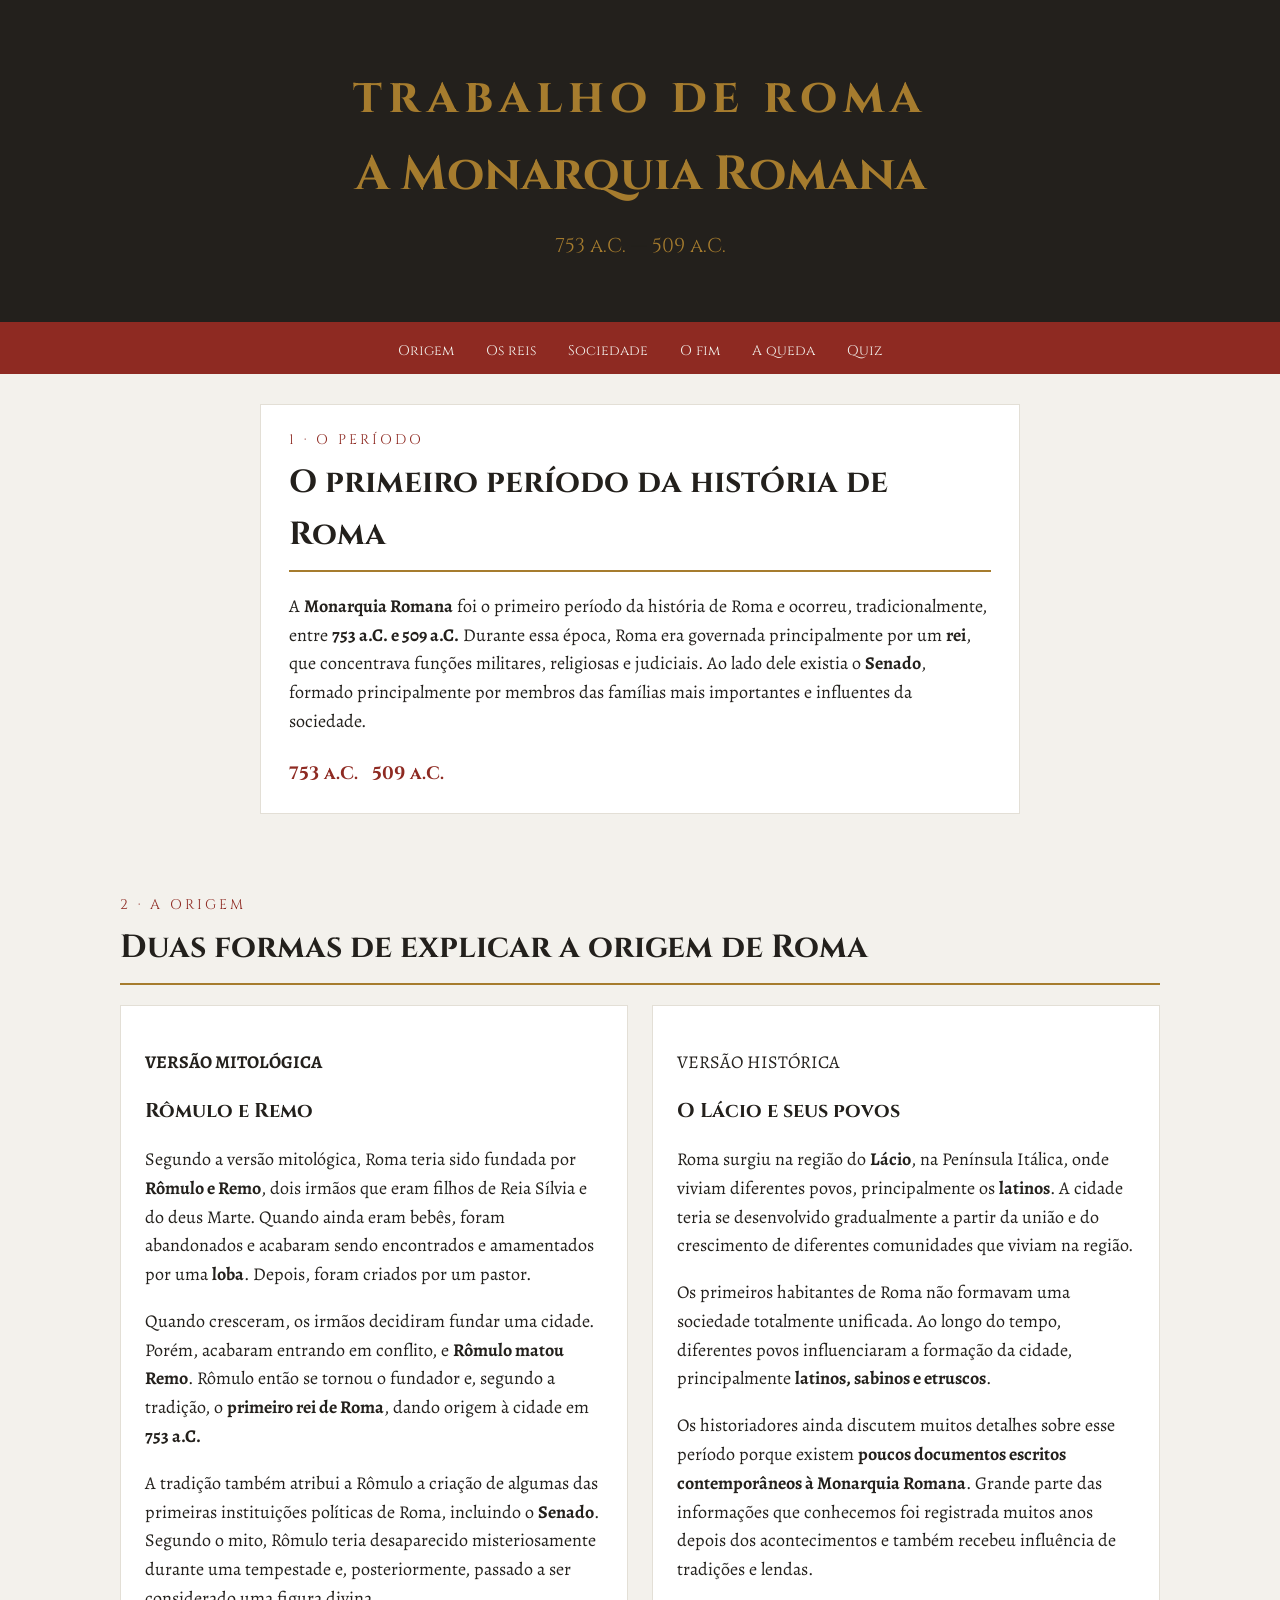
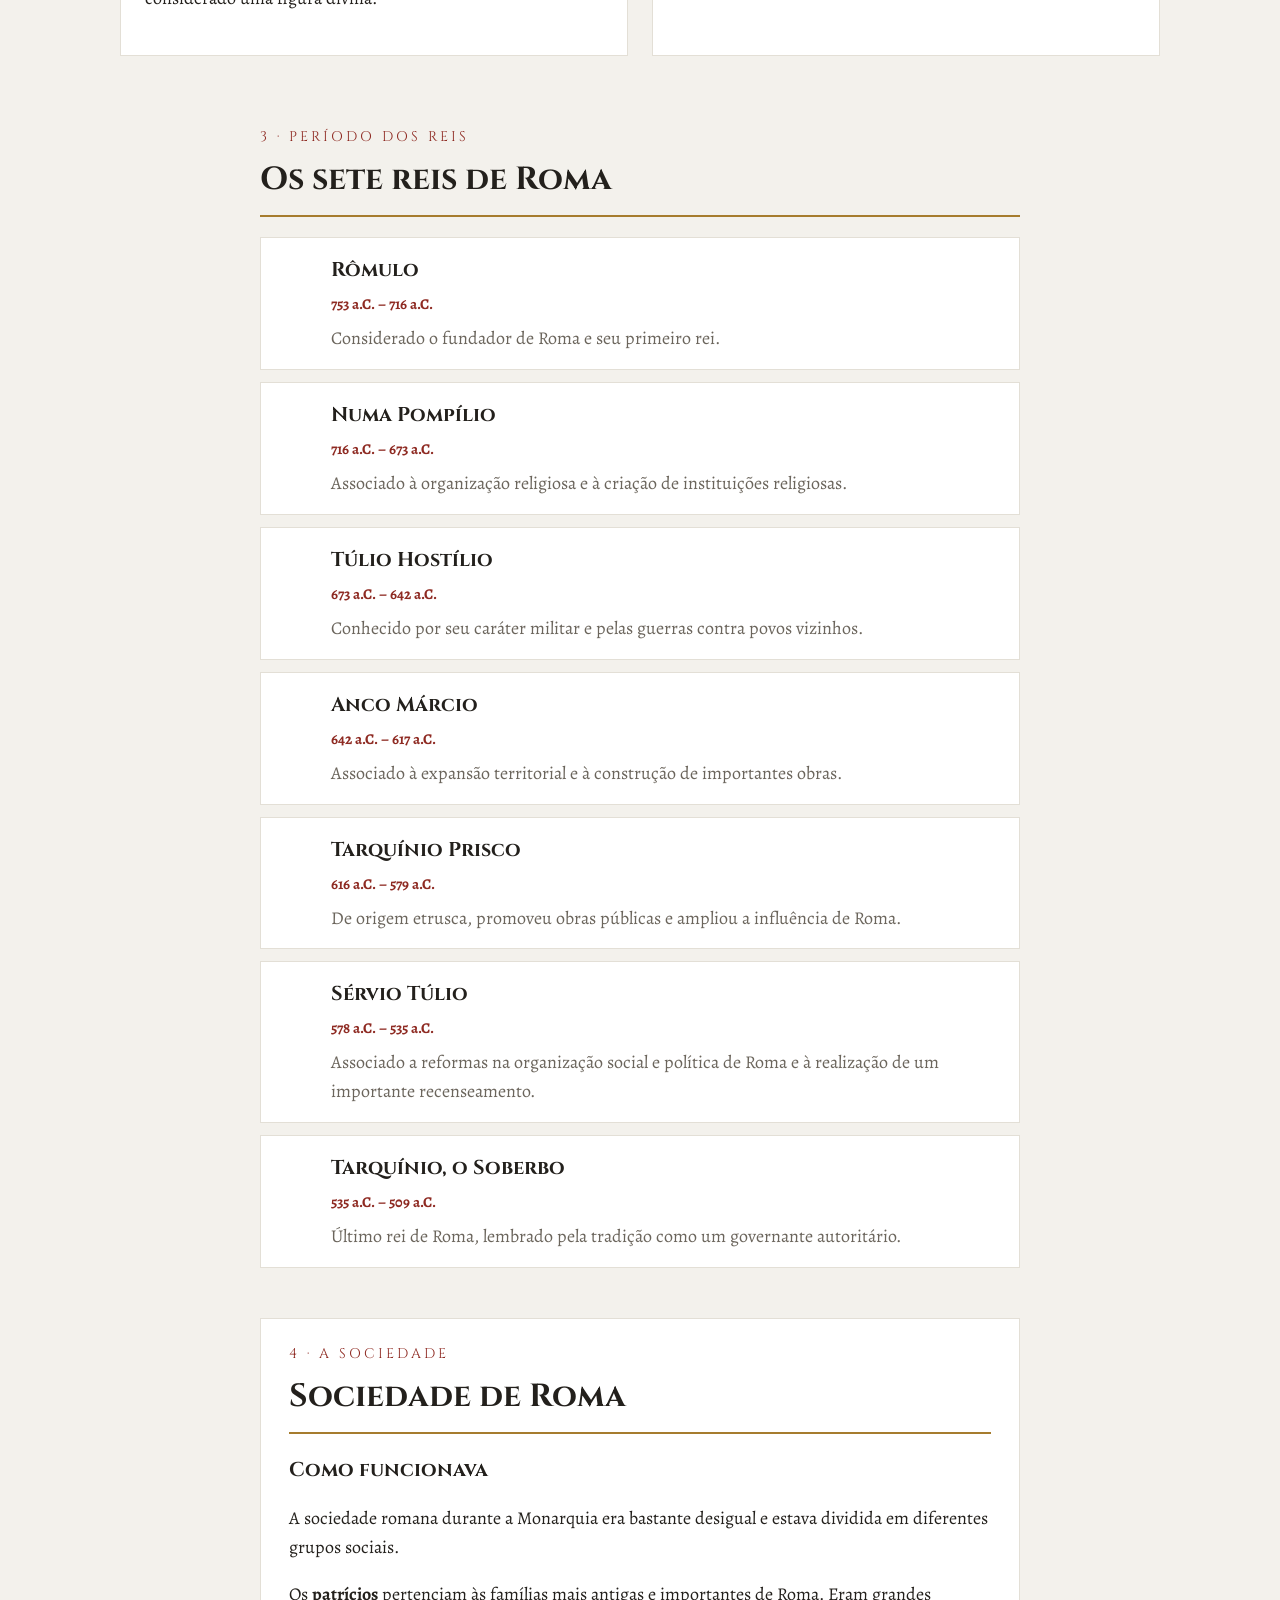
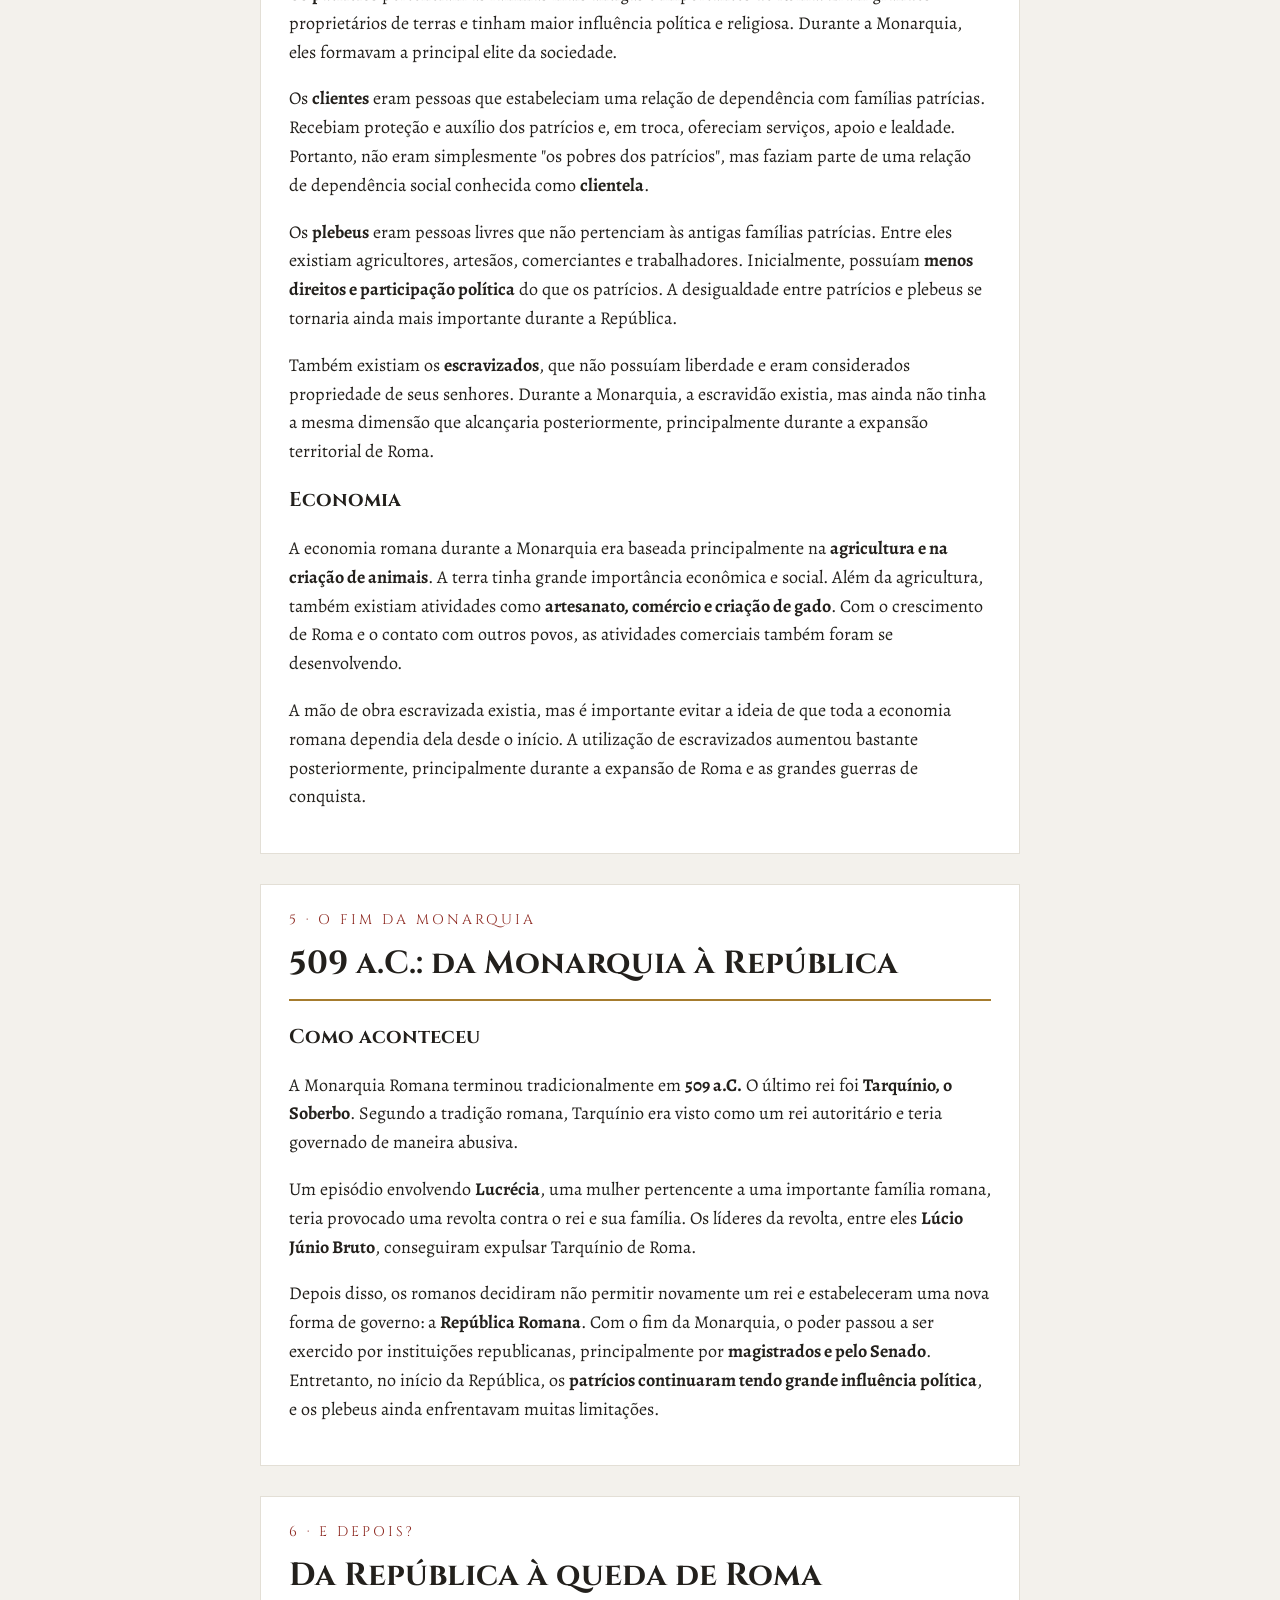
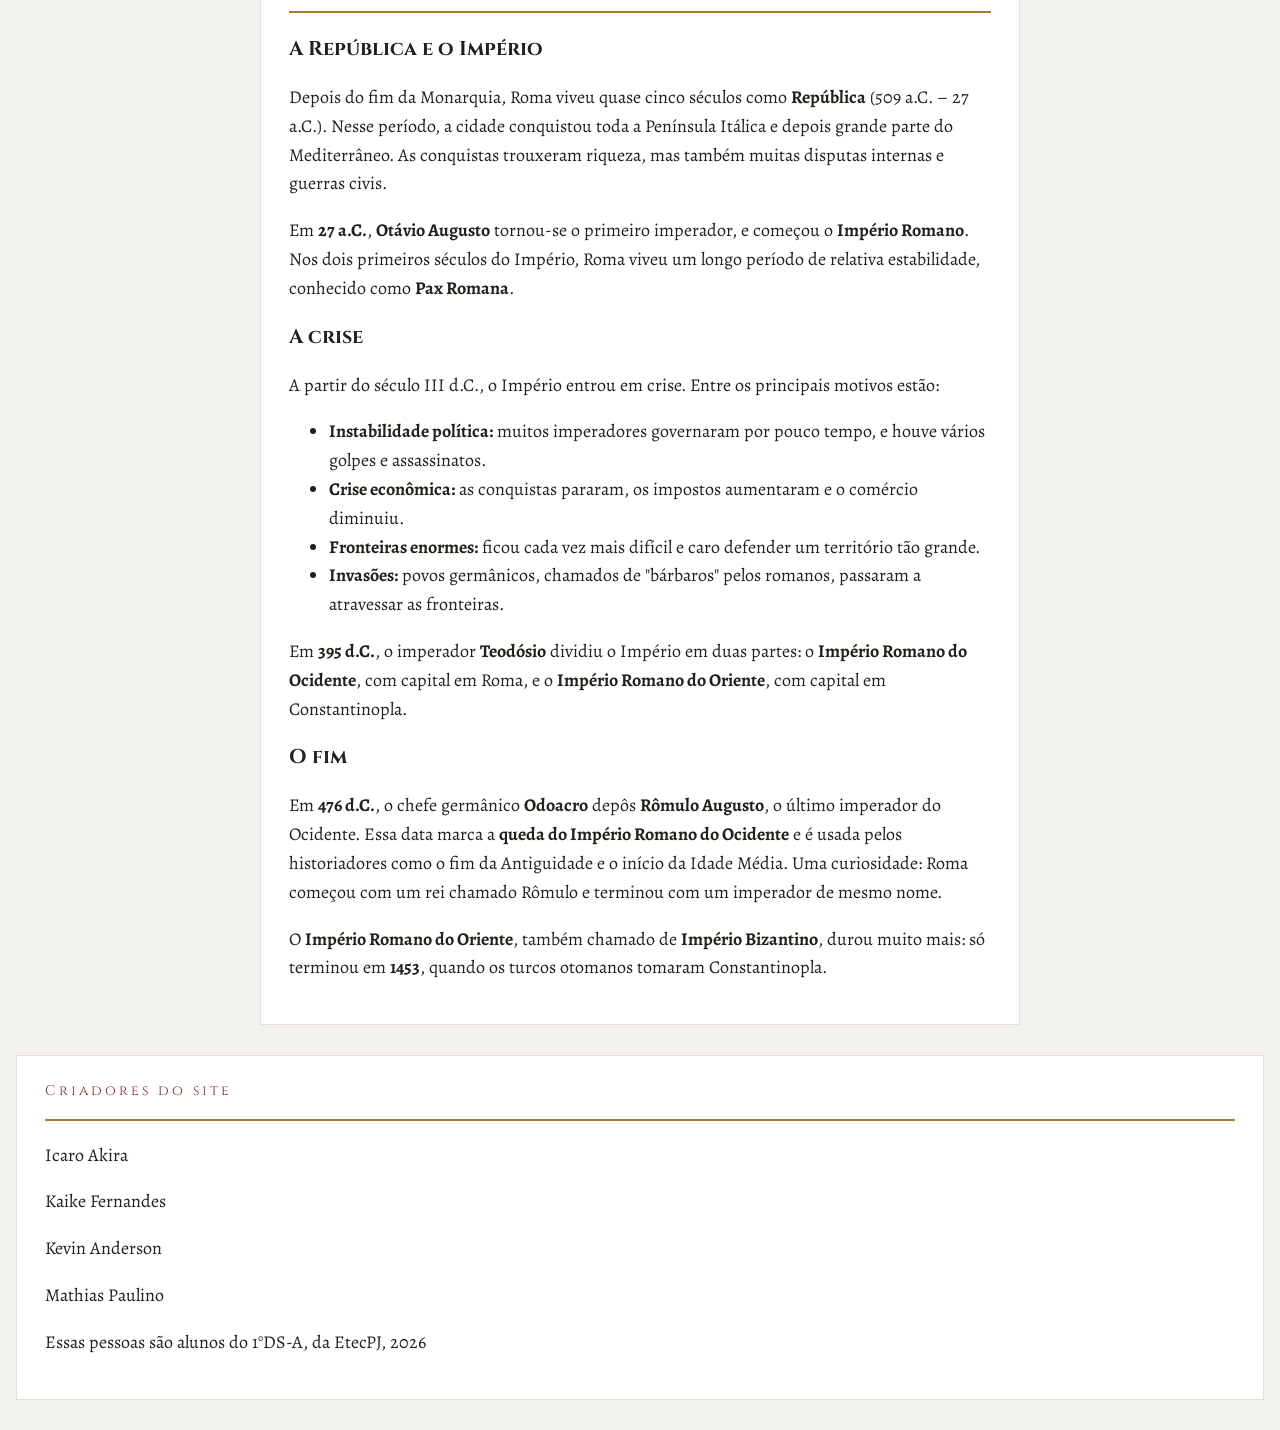
<file: index.html>
<!DOCTYPE html>
<html lang="pt-BR">
<head>
<meta charset="utf-8">
<meta name="viewport" content="width=device-width, initial-scale=1">
<title>Monarquia Romana</title>

<link rel="stylesheet" href="styles/styles.css">
</head>

<body>

<header class="capa">
  <h1 class="sigla">trabalho de roma</h1>
  <h1>A Monarquia Romana</h1>
  <p class="datas"><span>753 a.C.</span> — <span>509 a.C.</span></p>
</header>

<nav>
  <ul>
    <li><a href="#origem">Origem</a></li>
    <li><a href="#reis">Os reis</a></li>
    <li><a href="#sociedade">Sociedade</a></li>
    <li><a href="#fim">O fim</a></li>
    <li><a href="#queda">A queda</a></li>
    <li><a href="quiz.html">Quiz</a></li>
  </ul>
</nav>

<main>

  <section id="periodo" class="card">
    <p class="rotulo">1 · O PERÍODO</p>
    <h2>O primeiro período da história de Roma</h2>
    <p>A <strong>Monarquia Romana</strong> foi o primeiro período da história de Roma e ocorreu, tradicionalmente, entre <strong>753 a.C. e 509 a.C.</strong> Durante essa época, Roma era governada principalmente por um <strong>rei</strong>, que concentrava funções militares, religiosas e judiciais. Ao lado dele existia o <strong>Senado</strong>, formado principalmente por membros das famílias mais importantes e influentes da sociedade.</p>
    <div class="tempo">
      <span class="ano">753 a.C.</span>
      <span class="ano">509 a.C.</span>
    </div>

  </section>

  <section id="origem" class="larga">
    <p class="rotulo">2 · A ORIGEM</p>
    <h2>Duas formas de explicar a origem de Roma</h2>
    <div class="duas">
      <article class="painel">
        <p><strong>VERSÃO MITOLÓGICA</strong></p>
        <h3>Rômulo e Remo</h3>
        <p>Segundo a versão mitológica, Roma teria sido fundada por <strong>Rômulo e Remo</strong>, dois irmãos que eram filhos de Reia Sílvia e do deus Marte. Quando ainda eram bebês, foram abandonados e acabaram sendo encontrados e amamentados por uma <strong>loba</strong>. Depois, foram criados por um pastor.</p>
        <p>Quando cresceram, os irmãos decidiram fundar uma cidade. Porém, acabaram entrando em conflito, e <strong>Rômulo matou Remo</strong>. Rômulo então se tornou o fundador e, segundo a tradição, o <strong>primeiro rei de Roma</strong>, dando origem à cidade em <strong>753 a.C.</strong></p>
        <p>A tradição também atribui a Rômulo a criação de algumas das primeiras instituições políticas de Roma, incluindo o <strong>Senado</strong>. Segundo o mito, Rômulo teria desaparecido misteriosamente durante uma tempestade e, posteriormente, passado a ser considerado uma figura divina.</p>
      </article>

      <article class="painel historia">
        <p class="tag">VERSÃO HISTÓRICA</p>
        <h3>O Lácio e seus povos</h3>
        <p>Roma surgiu na região do <strong>Lácio</strong>, na Península Itálica, onde viviam diferentes povos, principalmente os <strong>latinos</strong>. A cidade teria se desenvolvido gradualmente a partir da união e do crescimento de diferentes comunidades que viviam na região.</p>
        <p>Os primeiros habitantes de Roma não formavam uma sociedade totalmente unificada. Ao longo do tempo, diferentes povos influenciaram a formação da cidade, principalmente <strong>latinos, sabinos e etruscos</strong>.</p>
        <p>Os historiadores ainda discutem muitos detalhes sobre esse período porque existem <strong>poucos documentos escritos contemporâneos à Monarquia Romana</strong>. Grande parte das informações que conhecemos foi registrada muitos anos depois dos acontecimentos e também recebeu influência de tradições e lendas.</p>
      </article>
    </div>
  </section>

  <section id="reis">
    <p class="rotulo">3 · PERÍODO DOS REIS</p>
    <h2>Os sete reis de Roma</h2>
    <ol class="reis">
      <li>
        <h3>Rômulo</h3>
        <h4>753 a.C. – 716 a.C.</h4>
        <p>Considerado o fundador de Roma e seu primeiro rei.</p>
      </li>
      <li>
        <h3>Numa Pompílio</h3>
        <h4>716 a.C. – 673 a.C.</h4>
        <p>Associado à organização religiosa e à criação de instituições religiosas.</p>
      </li>
      <li>
        <h3>Túlio Hostílio</h3>
        <h4>673 a.C. – 642 a.C.</h4>
        <p>Conhecido por seu caráter militar e pelas guerras contra povos vizinhos.</p>
      </li>
      <li>
        <h3>Anco Márcio</h3>
        <h4>642 a.C. – 617 a.C.</h4>
        <p>Associado à expansão territorial e à construção de importantes obras.</p>
      </li>
      <li>
        <h3>Tarquínio Prisco</h3>
        <h4>616 a.C. – 579 a.C.</h4>
        <p>De origem etrusca, promoveu obras públicas e ampliou a influência de Roma.</p>
      </li>
      <li>
        <h3>Sérvio Túlio</h3>
        <h4>578 a.C. – 535 a.C.</h4>
        <p>Associado a reformas na organização social e política de Roma e à realização de um importante recenseamento.</p>
      </li>
      <li>
        <h3>Tarquínio, o Soberbo</h3>
        <h4>535 a.C. – 509 a.C.</h4>
        <p>Último rei de Roma, lembrado pela tradição como um governante autoritário.</p>
      </li>
    </ol>
  </section>

  <section id="sociedade" class="card">
    <p class="rotulo">4 · A SOCIEDADE</p>
    <h2>Sociedade de Roma</h2>

    <h3>Como funcionava</h3>
    <p>A sociedade romana durante a Monarquia era bastante desigual e estava dividida em diferentes grupos sociais.</p>
    <p>Os <strong>patrícios</strong> pertenciam às famílias mais antigas e importantes de Roma. Eram grandes proprietários de terras e tinham maior influência política e religiosa. Durante a Monarquia, eles formavam a principal elite da sociedade.</p>
    <p>Os <strong>clientes</strong> eram pessoas que estabeleciam uma relação de dependência com famílias patrícias. Recebiam proteção e auxílio dos patrícios e, em troca, ofereciam serviços, apoio e lealdade. Portanto, não eram simplesmente "os pobres dos patrícios", mas faziam parte de uma relação de dependência social conhecida como <strong>clientela</strong>.</p>
    <p>Os <strong>plebeus</strong> eram pessoas livres que não pertenciam às antigas famílias patrícias. Entre eles existiam agricultores, artesãos, comerciantes e trabalhadores. Inicialmente, possuíam <strong>menos direitos e participação política</strong> do que os patrícios. A desigualdade entre patrícios e plebeus se tornaria ainda mais importante durante a República.</p>
    <p>Também existiam os <strong>escravizados</strong>, que não possuíam liberdade e eram considerados propriedade de seus senhores. Durante a Monarquia, a escravidão existia, mas ainda não tinha a mesma dimensão que alcançaria posteriormente, principalmente durante a expansão territorial de Roma.</p>

    <h3>Economia</h3>
    <p>A economia romana durante a Monarquia era baseada principalmente na <strong>agricultura e na criação de animais</strong>. A terra tinha grande importância econômica e social. Além da agricultura, também existiam atividades como <strong>artesanato, comércio e criação de gado</strong>. Com o crescimento de Roma e o contato com outros povos, as atividades comerciais também foram se desenvolvendo.</p>
    <p>A mão de obra escravizada existia, mas é importante evitar a ideia de que toda a economia romana dependia dela desde o início. A utilização de escravizados aumentou bastante posteriormente, principalmente durante a expansão de Roma e as grandes guerras de conquista.</p>
  </section>

  <section id="fim" class="card">
    <p class="rotulo">5 · O FIM DA MONARQUIA</p>
    <h2>509 a.C.: da Monarquia à República</h2>

    <h3>Como aconteceu</h3>
    <p>A Monarquia Romana terminou tradicionalmente em <strong>509 a.C.</strong> O último rei foi <strong>Tarquínio, o Soberbo</strong>. Segundo a tradição romana, Tarquínio era visto como um rei autoritário e teria governado de maneira abusiva.</p>
    <p>Um episódio envolvendo <strong>Lucrécia</strong>, uma mulher pertencente a uma importante família romana, teria provocado uma revolta contra o rei e sua família. Os líderes da revolta, entre eles <strong>Lúcio Júnio Bruto</strong>, conseguiram expulsar Tarquínio de Roma.</p>
    <p>Depois disso, os romanos decidiram não permitir novamente um rei e estabeleceram uma nova forma de governo: a <strong>República Romana</strong>. Com o fim da Monarquia, o poder passou a ser exercido por instituições republicanas, principalmente por <strong>magistrados e pelo Senado</strong>. Entretanto, no início da República, os <strong>patrícios continuaram tendo grande influência política</strong>, e os plebeus ainda enfrentavam muitas limitações.</p>
  </section>

  <section id="queda" class="card">
    <p class="rotulo">6 · E DEPOIS?</p>
    <h2>Da República à queda de Roma</h2>

    <h3>A República e o Império</h3>
    <p>Depois do fim da Monarquia, Roma viveu quase cinco séculos como <strong>República</strong> (509 a.C. – 27 a.C.). Nesse período, a cidade conquistou toda a Península Itálica e depois grande parte do Mediterrâneo. As conquistas trouxeram riqueza, mas também muitas disputas internas e guerras civis.</p>
    <p>Em <strong>27 a.C.</strong>, <strong>Otávio Augusto</strong> tornou-se o primeiro imperador, e começou o <strong>Império Romano</strong>. Nos dois primeiros séculos do Império, Roma viveu um longo período de relativa estabilidade, conhecido como <strong>Pax Romana</strong>.</p>

    <h3>A crise</h3>
    <p>A partir do século III d.C., o Império entrou em crise. Entre os principais motivos estão:</p>
    <ul>
      <li><strong>Instabilidade política:</strong> muitos imperadores governaram por pouco tempo, e houve vários golpes e assassinatos.</li>
      <li><strong>Crise econômica:</strong> as conquistas pararam, os impostos aumentaram e o comércio diminuiu.</li>
      <li><strong>Fronteiras enormes:</strong> ficou cada vez mais difícil e caro defender um território tão grande.</li>
      <li><strong>Invasões:</strong> povos germânicos, chamados de "bárbaros" pelos romanos, passaram a atravessar as fronteiras.</li>
    </ul>
    <p>Em <strong>395 d.C.</strong>, o imperador <strong>Teodósio</strong> dividiu o Império em duas partes: o <strong>Império Romano do Ocidente</strong>, com capital em Roma, e o <strong>Império Romano do Oriente</strong>, com capital em Constantinopla.</p>

    <h3>O fim</h3>
    <p>Em <strong>476 d.C.</strong>, o chefe germânico <strong>Odoacro</strong> depôs <strong>Rômulo Augusto</strong>, o último imperador do Ocidente. Essa data marca a <strong>queda do Império Romano do Ocidente</strong> e é usada pelos historiadores como o fim da Antiguidade e o início da Idade Média. Uma curiosidade: Roma começou com um rei chamado Rômulo e terminou com um imperador de mesmo nome.</p>
    <p>O <strong>Império Romano do Oriente</strong>, também chamado de <strong>Império Bizantino</strong>, durou muito mais: só terminou em <strong>1453</strong>, quando os turcos otomanos tomaram Constantinopla.</p>
  </section>

    <footer class="card">
      <p class="rotulo">Criadores do site</p>
      <h2></h2> <!-- linha entre criadores do site e nossos nomes-->
      <p>Icaro Akira</p>
      <p>Kaike Fernandes</p>
      <p>Kevin Anderson</p>
      <p>Mathias Paulino</p>
      <p>Essas pessoas são alunos do 1°DS-A, da EtecPJ, 2026</p>
    </footer>
</main>

</body>
</html>
</file>
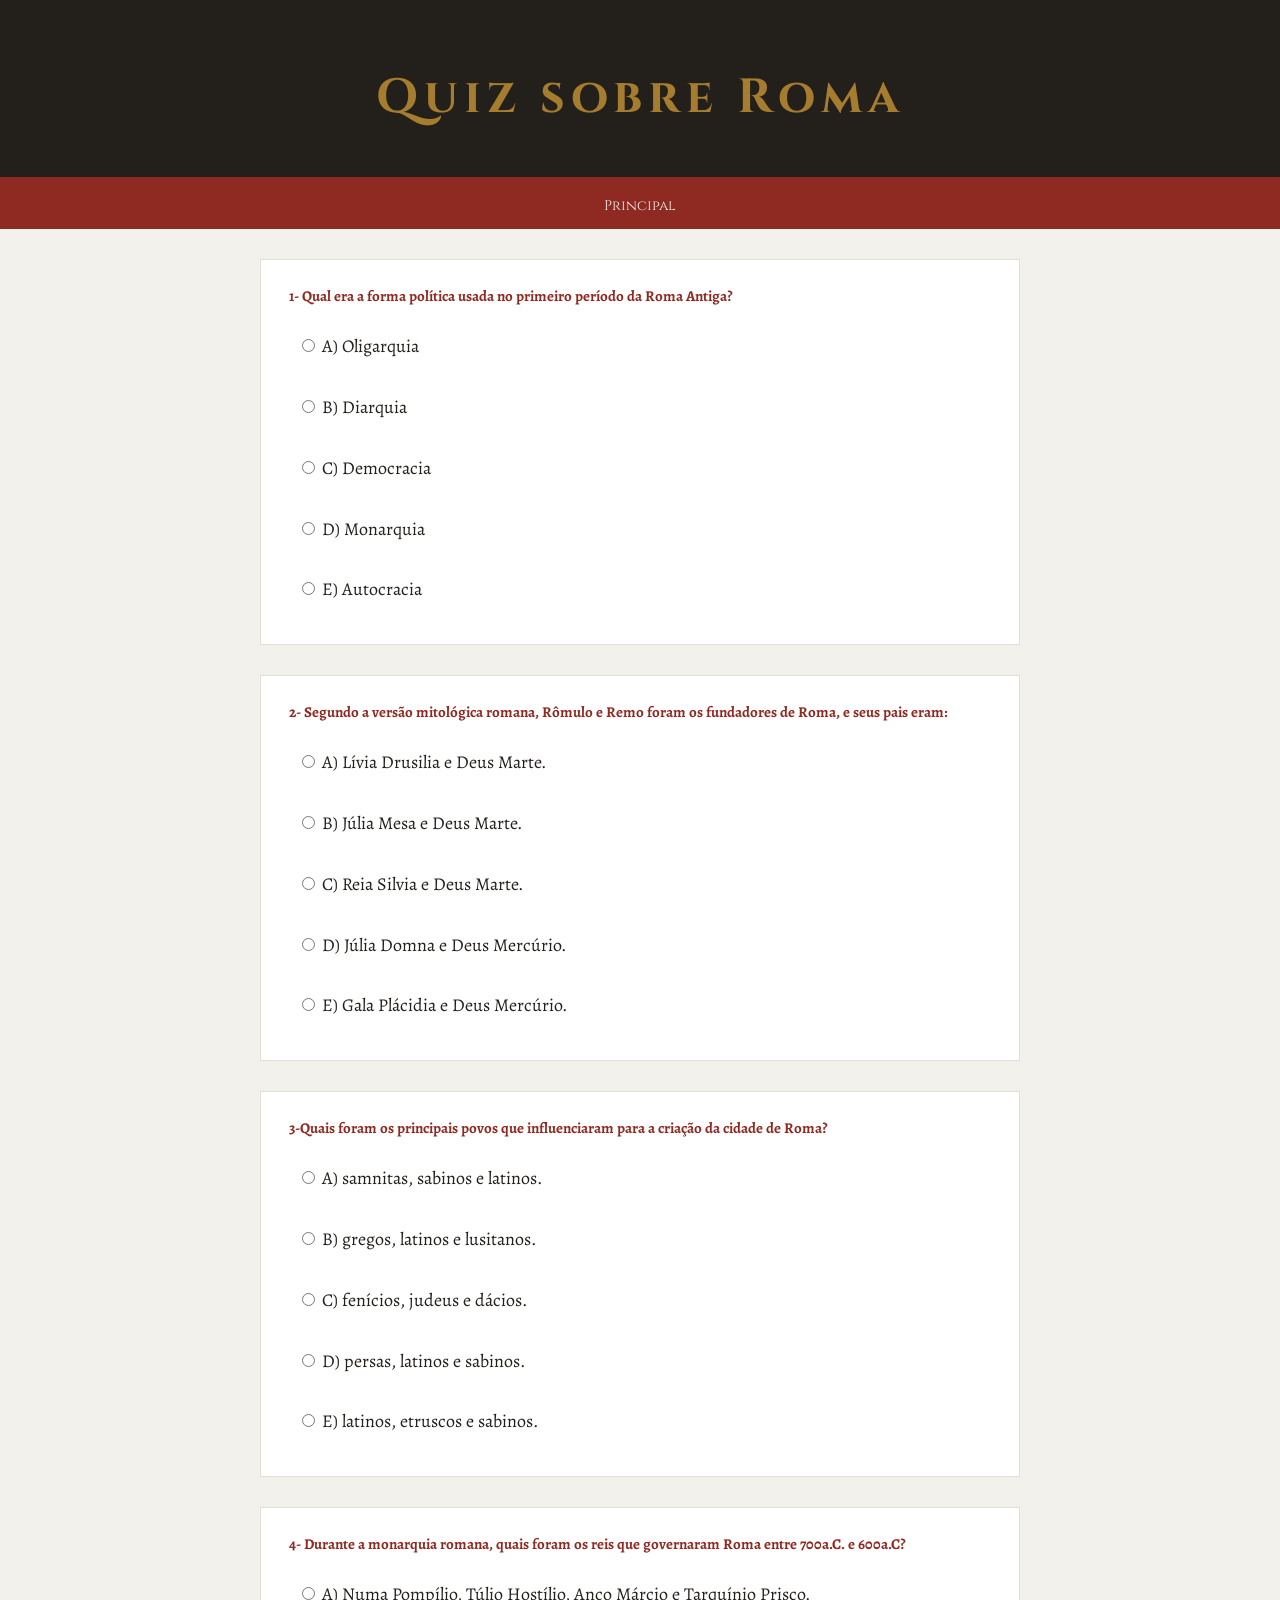
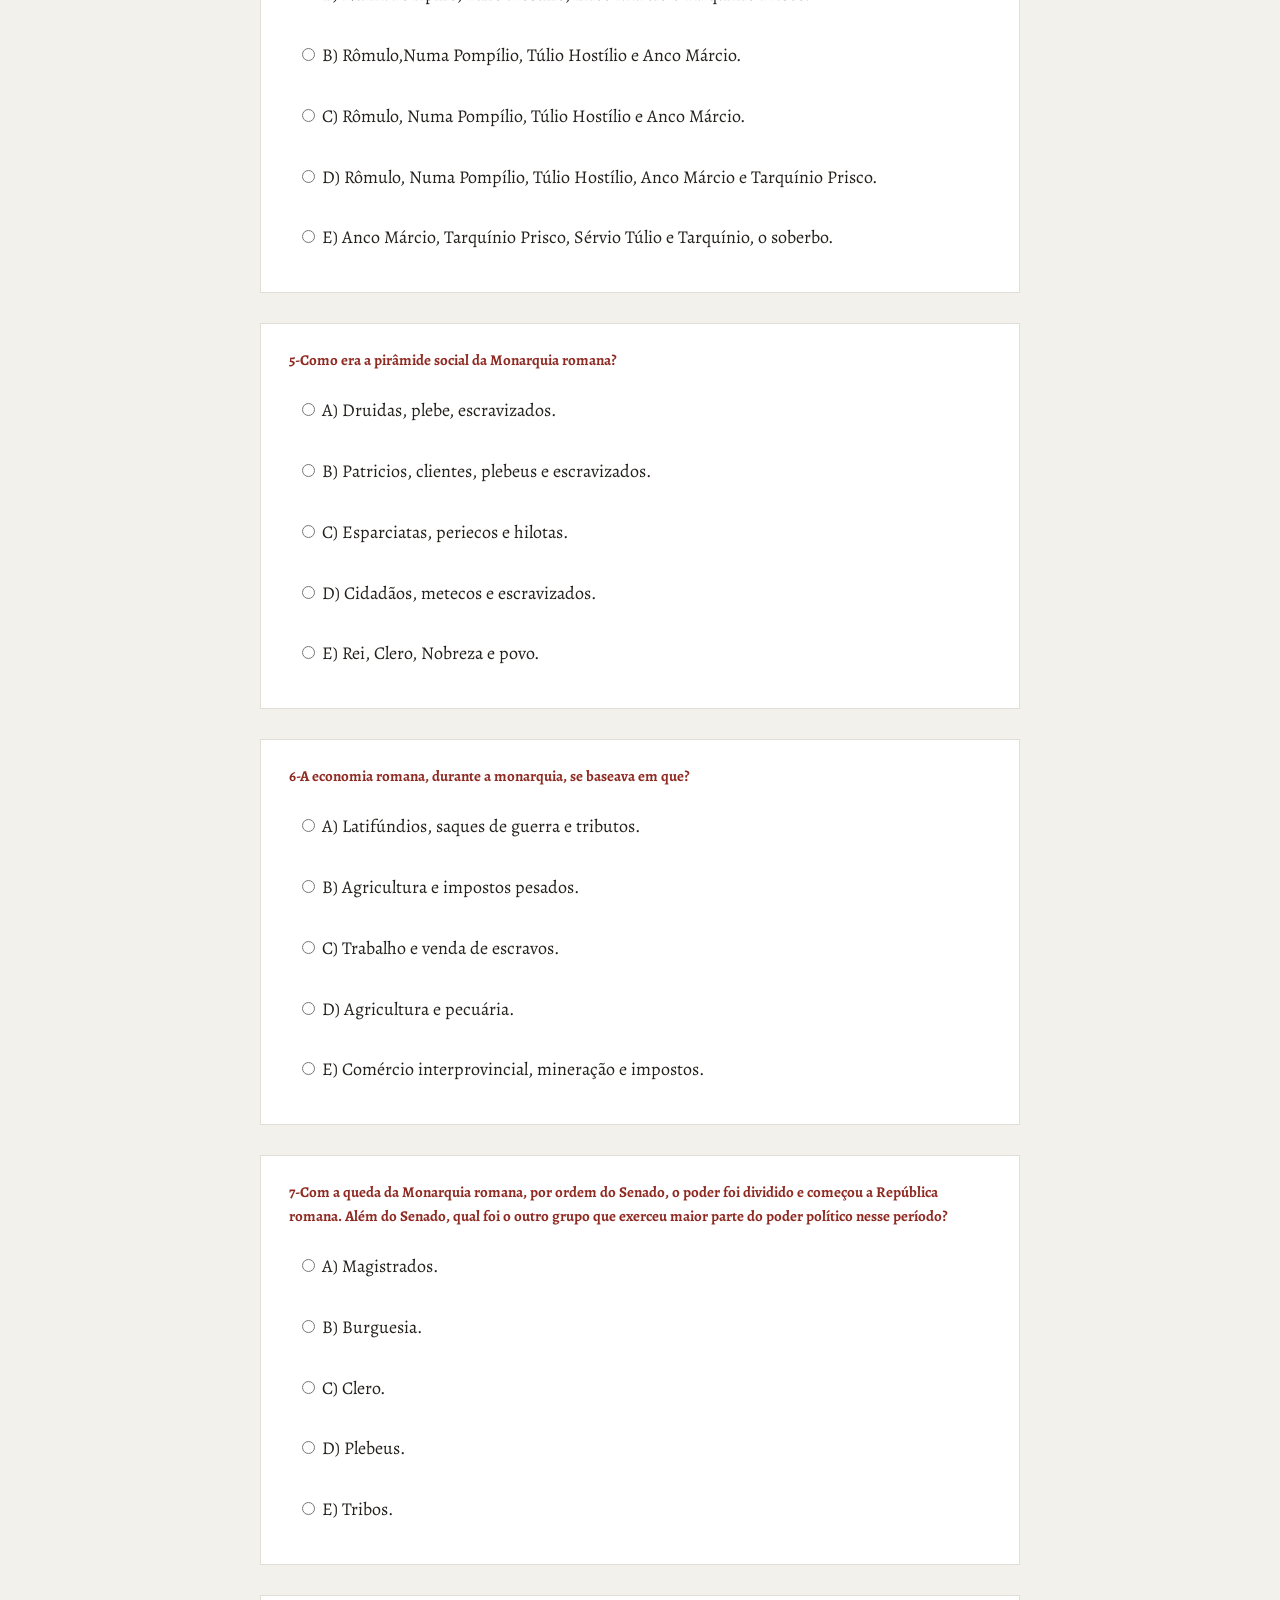
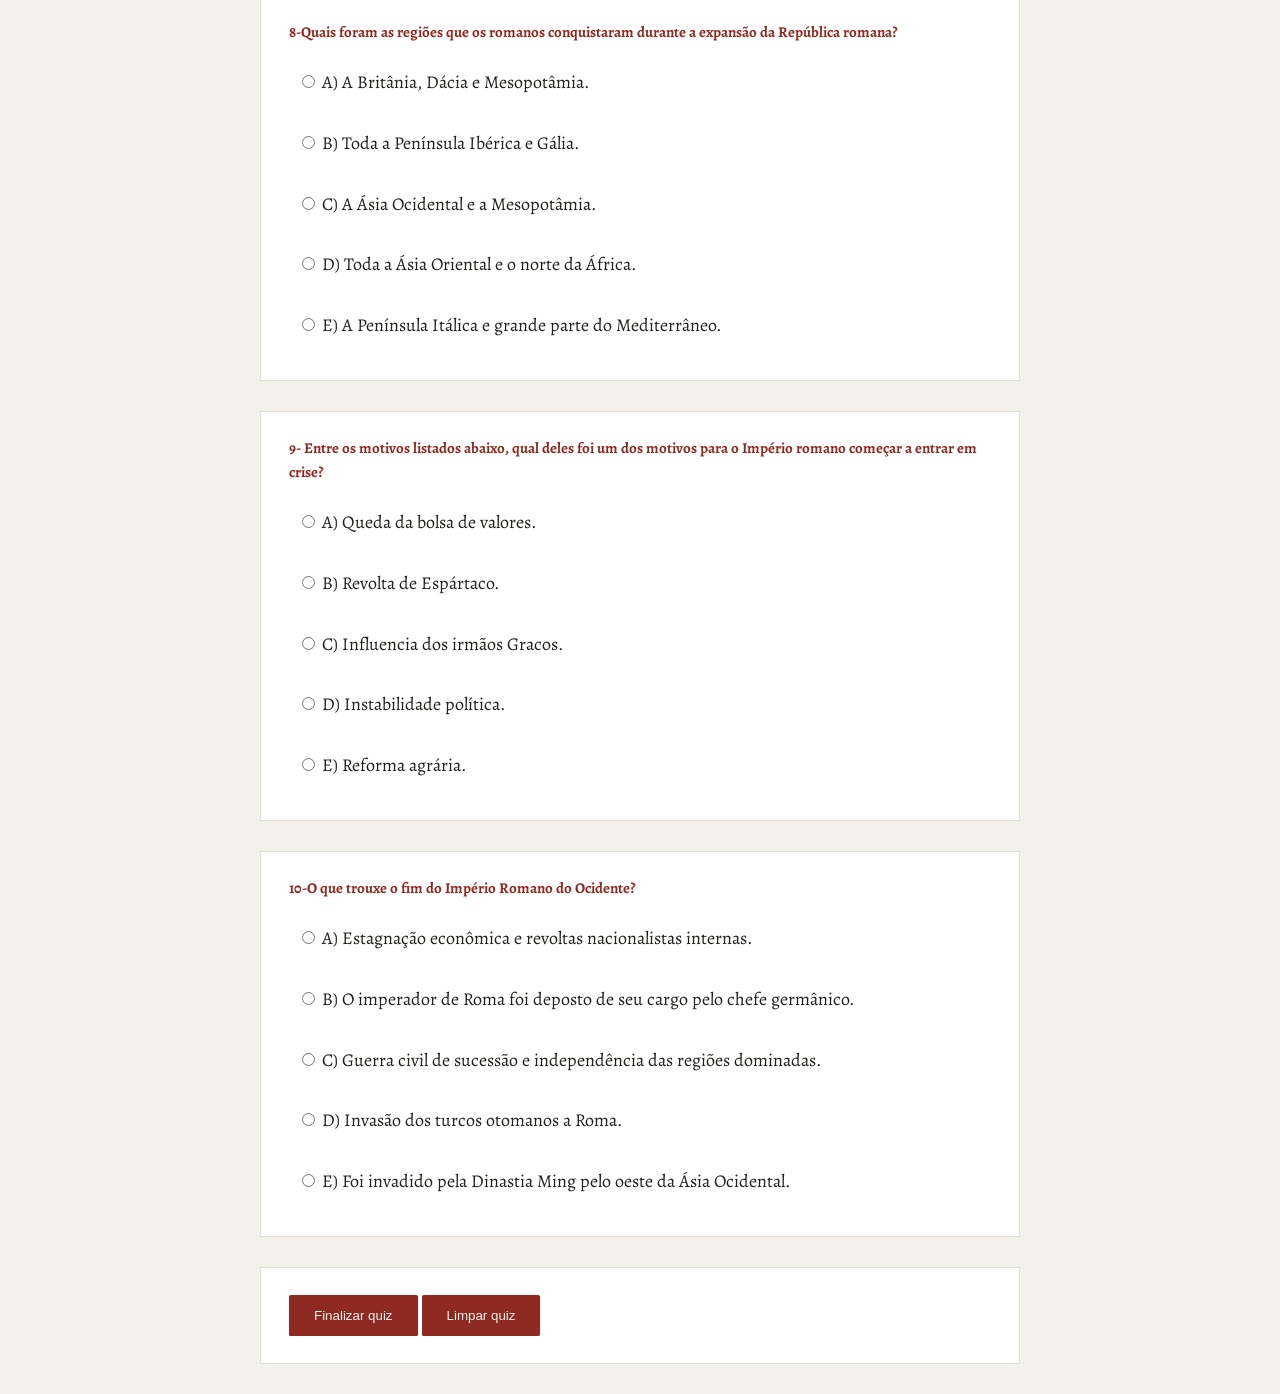
<file: quiz.html>
<!DOCTYPE html>
<html lang="pt-br">
<head>
    <meta charset="UTF-8">
    <meta name="viewport" content="width=device-width, initial-scale=1.0">
    <title>Quiz</title>

<link rel="stylesheet" href="styles/styles.css">
</head>
<body>


    <header class="capa">
        <h1 class="sigla">Quiz sobre Roma</h1>
    </header>

    <nav>
        <ul>
            <li><a href="index.html">Principal</a></li>
        </ul>
    </nav>

    <form class="formulario" id="formulario">

        <section class="Q1 questão" id >

            <h4 class="pergunta" id="Titulo1"> 1- Qual era a forma política usada no primeiro período da Roma Antiga?</h4>

            <div class="caixa">
                <label class="respostas">
                    <input type="radio" name="Q1" value="a">
                    A) Oligarquia
                </label>

                <label class="respostas">
                    <input type="radio" name="Q1" value="b">
                    B) Diarquia
                </label>

                <label class="respostas">
                    <input type="radio" name="Q1" value="c">
                    C) Democracia
                </label>

                <label class="respostas">
                    <input type="radio" name="Q1" value="d">
                    D) Monarquia
                </label>

                <label class="respostas">
                    <input type="radio" name="Q1" value="e">
                    E) Autocracia
                </label>
            </div>
            
        </section>

        <section class="Q2 questão">

            <h4 class="pergunta" id="Titulo1"> 2- Segundo a versão mitológica romana, Rômulo e Remo foram os fundadores de Roma, e seus pais eram:</h4>

            <div class="caixa">
                <label class="respostas"> 
                    <input type="radio" name="Q2" value="a"> 
                    A) Lívia Drusilia e Deus Marte.
                </label>

                <label class="respostas">
                    <input type="radio" name="Q2" value="b">
                    B) Júlia Mesa e Deus Marte.
                </label>

                <label class="respostas">
                    <input type="radio" name="Q2" value="c">
                    C) Reia Silvia e Deus Marte.
                </label>

                <label class="respostas">
                    <input type="radio" name="Q2" value="d">
                    D) Júlia Domna e Deus Mercúrio.
                </label>

                <label class="respostas">
                    <input type="radio" name="Q2" value="e">
                    E) Gala Plácidia e Deus Mercúrio.
                </label>                
            </div>
            
        </section>

        <section class="Q3 questão">

            <h4 class="pergunta" id="Titulo1"> 3-Quais foram os principais povos que influenciaram para a criação da cidade de Roma?</h4>

            <div class="caixa">
                <label class="respostas">
                    <input type="radio" name="Q3" value="a">
                    A) samnitas, sabinos e latinos.
                </label>

                <label class="respostas">
                    <input type="radio" name="Q3" value="b">
                    B) gregos, latinos e lusitanos.
                </label>

                <label class="respostas">
                    <input type="radio" name="Q3" value="c">
                    C) fenícios, judeus e dácios.
                </label>

                <label class="respostas">
                    <input type="radio" name="Q3" value="d">
                    D) persas, latinos e sabinos.
                </label>
                
                <label class="respostas">
                    <input type="radio" name="Q3" value="e">
                    E) latinos, etruscos e sabinos.
                </label>                
            </div>

        </section>
            
        <section class="Q4 questão">

            <h4 class="pergunta" id="Titulo1"> 4- Durante a monarquia romana, quais foram os reis que governaram Roma entre 700a.C. e 600a.C?</h4>

            <div class="caixa">
                <label class="respostas">
                    <input type="radio" name="Q4" value="a">
                    A) Numa Pompílio, Túlio Hostílio, Anco Márcio e Tarquínio Prisco.
                </label>

                <label class="respostas">
                    <input type="radio" name="Q4" value="b">
                    B) Rômulo,Numa Pompílio, Túlio Hostílio e Anco Márcio.
                </label>

                <label class="respostas">
                    <input type="radio" name="Q4" value="c">
                    C) Rômulo, Numa Pompílio, Túlio Hostílio e Anco Márcio.
                </label>

                <label class="respostas">
                    <input type="radio" name="Q4" value="d">
                    D) Rômulo, Numa Pompílio, Túlio Hostílio, Anco Márcio e Tarquínio Prisco.
                </label>

                <label class="respostas">
                    <input type="radio" name="Q4" value="e">
                    E) Anco Márcio, Tarquínio Prisco, Sérvio Túlio e Tarquínio, o soberbo.
                </label>
            </div>

        </section>

        <section class="Q5 questão">

        <h4 class="pergunta" id="Titulo1"> 5-Como era a pirâmide social da Monarquia romana?</h4>

            <div class="caixa">
                <label class="respostas">
                    <input type="radio" name="Q5" value="a">
                    A) Druidas, plebe, escravizados.
                </label>

                <label class="respostas">
                    <input type="radio" name="Q5" value="b">
                    B) Patricios, clientes, plebeus e escravizados.
                </label>

                <label class="respostas">
                    <input type="radio" name="Q5" value="c">
                    C) Esparciatas, periecos e hilotas.
                </label>

                <label class="respostas">
                    <input type="radio" name="Q5" value="d">
                    D) Cidadãos, metecos e escravizados.
                </label>

                <label class="respostas">
                    <input type="radio" name="Q5" value="e">
                    E) Rei, Clero, Nobreza e povo.
                </label>                
            </div>
        </section>

        <section class="Q6 questão">

        <h4 class="pergunta" id="Titulo1"> 6-A economia romana, durante a monarquia,  se baseava em que?</h4>

            <div class="caixa">
                <label class="respostas">
                    <input type="radio" name="Q6" value="a">
                    A) Latifúndios, saques de guerra e tributos.
                </label>

                <label class="respostas">
                    <input type="radio" name="Q6" value="b">
                    B) Agricultura e impostos pesados.
                </label>

                <label class="respostas">
                    <input type="radio" name="Q6" value="c">
                    C) Trabalho e venda de escravos.
                </label>

                <label class="respostas">
                    <input type="radio" name="Q6" value="d">
                    D) Agricultura e pecuária.
                </label>

                <label class="respostas">
                    <input type="radio" name="Q6" value="e">
                    E) Comércio interprovincial, mineração e impostos.
                </label>               
            </div>
        </section>
        
        <section class="Q7 questão">

        <h4 class="pergunta" id="Titulo1"> 7-Com a queda da Monarquia romana, por ordem do Senado, o poder foi dividido e começou a República romana. Além do Senado, qual foi o outro grupo que exerceu maior parte do poder político nesse período?</h4>

            <div class="caixa">
                <label class="respostas">
                    <input type="radio" name="Q7" value="a">
                    A) Magistrados.
                </label>

                <label class="respostas">
                    <input type="radio" name="Q7" value="b">
                    B) Burguesia.
                </label>

                <label class="respostas">
                    <input type="radio" name="Q7" value="c">
                    C) Clero.
                </label>

                <label class="respostas">
                    <input type="radio" name="Q7" value="d">
                    D) Plebeus.
                </label>

                <label class="respostas">
                    <input type="radio" name="Q7" value="e">
                    E) Tribos.
                </label>               
            </div>
        </section>
        
        <section class="Q8 questão">

        <h4 class="pergunta" id="Titulo1"> 8-Quais foram as regiões que os romanos conquistaram durante a expansão da República romana?
</h4>

            <div class="caixa">
                <label class="respostas">
                    <input type="radio" name="Q8" value="a">
                    A) A Britânia, Dácia e Mesopotâmia.
                </label>

                <label class="respostas">
                    <input type="radio" name="Q8" value="b">
                    B) Toda a Península Ibérica e Gália.
                </label>
                
                <label class="respostas">
                    <input type="radio" name="Q8" value="c">
                    C) A Ásia Ocidental e a Mesopotâmia.
                </label>

                <label class="respostas">
                    <input type="radio" name="Q8" value="d">
                    D) Toda a Ásia Oriental e o norte da África.
                </label>
                
                <label class="respostas">
                    <input type="radio" name="Q8" value="e">
                    E) A Península Itálica e grande parte do Mediterrâneo.
                </label>                
            </div>
        </section>
        
        <section class="Q9 questão">

        <h4 class="pergunta" id="Titulo1"> 9- Entre os motivos listados abaixo, qual deles foi um dos motivos para o Império romano começar a entrar em crise?</h4>

            <div class="caixa">
                <label class="respostas">
                    <input type="radio" name="Q9" value="a">
                    A) Queda da bolsa de valores.
                </label>

                <label class="respostas">
                    <input type="radio" name="Q9" value="b">
                    B) Revolta de Espártaco.
                </label>

                <label class="respostas">
                    <input type="radio" name="Q9" value="c">
                    C) Influencia dos irmãos Gracos.
                </label>

                <label class="respostas">
                    <input type="radio" name="Q9" value="d">
                    D) Instabilidade política.
                </label>

                <label class="respostas">
                    <input type="radio" name="Q9" value="e">
                    E) Reforma agrária.
                </label>                
            </div>
        </section>
        
        <section class="Q10 questão">

        <h4 class="pergunta" id="Titulo1"> 10-O que trouxe o fim do Império Romano do Ocidente?</h4>

            <div class="caixa">
                <label class="respostas">
                    <input type="radio" name="Q10" value="a">
                    A) Estagnação econômica e revoltas nacionalistas internas.
                </label>

                <label class="respostas">
                    <input type="radio" name="Q10" value="b">
                    B) O imperador de Roma foi deposto de seu cargo pelo chefe germânico.
                </label>

                <label class="respostas">
                    <input type="radio" name="Q10" value="c">
                    C) Guerra civil de sucessão e independência das regiões dominadas.
                </label>

                <label class="respostas">
                    <input type="radio" name="Q10" value="d">
                    D) Invasão dos turcos otomanos a Roma.
                </label>

                <label class="respostas">
                    <input type="radio" name="Q10" value="e">
                    E) Foi invadido pela Dinastia Ming pelo oeste da Ásia Ocidental.
                </label>                
            </div>
        </section>

        <section class="questão">
            <button id="Finalizar" class="botao" type="submit">
            Finalizar quiz
            </button>

            <button id="Limpar" class="botao" type="reset">
            Limpar quiz
            </button>

        </section>
        <section
        class="questão"
        id="result"
        class="result"
        aria-live="polite"
        hidden>

        </section>
    </form>
<script src="scripts/script.js"></script>
</body>
</html>
</file>
<file: styles/styles.css>
@import url("https://fonts.googleapis.com/css2?family=Cinzel:wght@500;700&family=Alegreya:wght@400;600&display=swap");

 *{ box-sizing: border-box; }
html { scroll-behavior: smooth; }

body {
  margin: 0;
  background: #f3f1ec;          /* fundo */
  color: #23201c;               /* preto */
  font-family: "Alegreya", Georgia, serif;
  font-size: 18px;
  line-height: 1.6;
}
/*certinho*/

.capa {
  background: #23201c;          
  text-align: center;
  padding: 60px 20px 40px;
  border-bottom: 6px solid #8e2a22;  
}
/*isso ia ser apaguado essa sigla aqui 
mas funcionou sem precisar extingurir 
entao nao toca*/

.sigla {
  font-family: "Cinzel", Georgia, serif;
  color: #a67c2e;               
  letter-spacing: 6px;
  margin: 0 0 12px;
}
.capa h1 {
  font-family: "Cinzel", Georgia, serif;
  font-size: 48px;
  margin: 0;
  color: #a67c2e;  
}
.datas {
  font-family: "Cinzel", Georgia, serif;
  font-size: 20px;
  margin-top: 16px;
}
.datas span { color: #a67c2e; }


nav {
  position: sticky;   
  top: 0;
  background: #8e2a22;         
  z-index: 10;
}
nav ul {
  list-style: none;
  margin: 0;
  padding: 0;
  display: flex;
  justify-content: center;
  flex-wrap: wrap;
}
nav a {
  display: block;
  padding: 12px 16px;
  color: #f3f1ec;
  text-decoration: none;
  font-family: "Cinzel", Georgia, serif;
  font-size: 14px;
}
nav a:hover {
 background: #6e1f19;
}   /* vermelho mais escuro ao passar o mouse */

/* ===== Seçoes ===== */
main { padding: 0 16px; }

section {
  max-width: 760px;
  margin: 0 auto;
  padding: 50px 0 20px;
  scroll-margin-top: 50px;
}
section.larga { max-width: 1040px; }

.rotulo {
  font-family: "Cinzel", Georgia, serif;
  color: #8e2a22;
  letter-spacing: 3px;
  font-size: 14px;
  margin: 0 0 6px;
}
h2 {
  font-family: "Cinzel", Georgia, serif;
  font-size: 32px;
  margin: 0 0 20px;
  padding-bottom: 10px;
  border-bottom: 2px solid #a67c2e;   /* linha dourada essa nao precisa morrer */
}
h3 {
  font-family: "Cinzel", Georgia, serif;
  font-size: 20px;
  margin: 0 0 6px;
}
h4 {
  color: #8e2a22;
  font-size: 15px;
  margin: 0 0 8px;
}


.tempo {
  display: flex;
  align-items: center;
  gap: 14px;
  margin-top: 24px;
}
.ano {
  font-family: "Cinzel", Georgia, serif;
  font-weight: 700;
  color: #8e2a22;
}
.barra {
  flex: 1;
  height: 8px;
  border-radius: 4px;
}
.tempo-legenda {
  display: flex;
  justify-content: space-between;
  color: #6b655c;
  font-size: 15px;
  margin-top: 6px;
}


.duas {
  display: grid;
  grid-template-columns: repeat(auto-fit, minmax(300px, 1fr));
  gap: 24px;
}
.painel {
  background: white;
  border: 1px solid #e3dfd6;
  /*reis borda da caixa rip*/
  padding: 24px;
}



ol.reis {
  list-style: none;
  padding: 0;
  margin: 0;
  display: grid;
  gap: 12px;
  counter-reset: rei;
}
ol.reis li {
  counter-increment: rei;
  position: relative;
  background: white;
  border: 1px solid #e3dfd6;
  padding: 16px 20px 16px 70px;
}


ol.reis p {
  margin: 0;
  color: #6b655c;
}

.card {
  background: white;              /* fundo branco da caixa */
  border: 1px solid #e3dfd6;      /* borda cinza fina */
  padding: 24px 28px;             /* espaço dentro da caixa */
  margin: 30px auto;              /* espaço entre uma caixa e outra */
}

footer{
  margin-bottom: 0;
}
.questão{
  background: white;              
  border: 1px solid #e3dfd6;      
  padding: 24px 28px;             
  margin: 30px auto;              
}

.caixa{
  display: flex;
  flex-direction: column;
}

.respostas{
  padding: 1rem 0.5rem;
}

.botao{
  border: 0px;
  margin: 0.2rem 0;
  padding: 13px 25px;
  background-color: #8e2a22;
  color: #f3f1ec;
  border-radius: 0.1rem;
}

.botao:hover{
    background: #6e1f19;
}

@media (max-width: 500px) {
  .capa h1 { font-size: 32px; }
  h2 { font-size: 24px; }
  ol.reis li { padding-left: 56px; }
}
</file>
